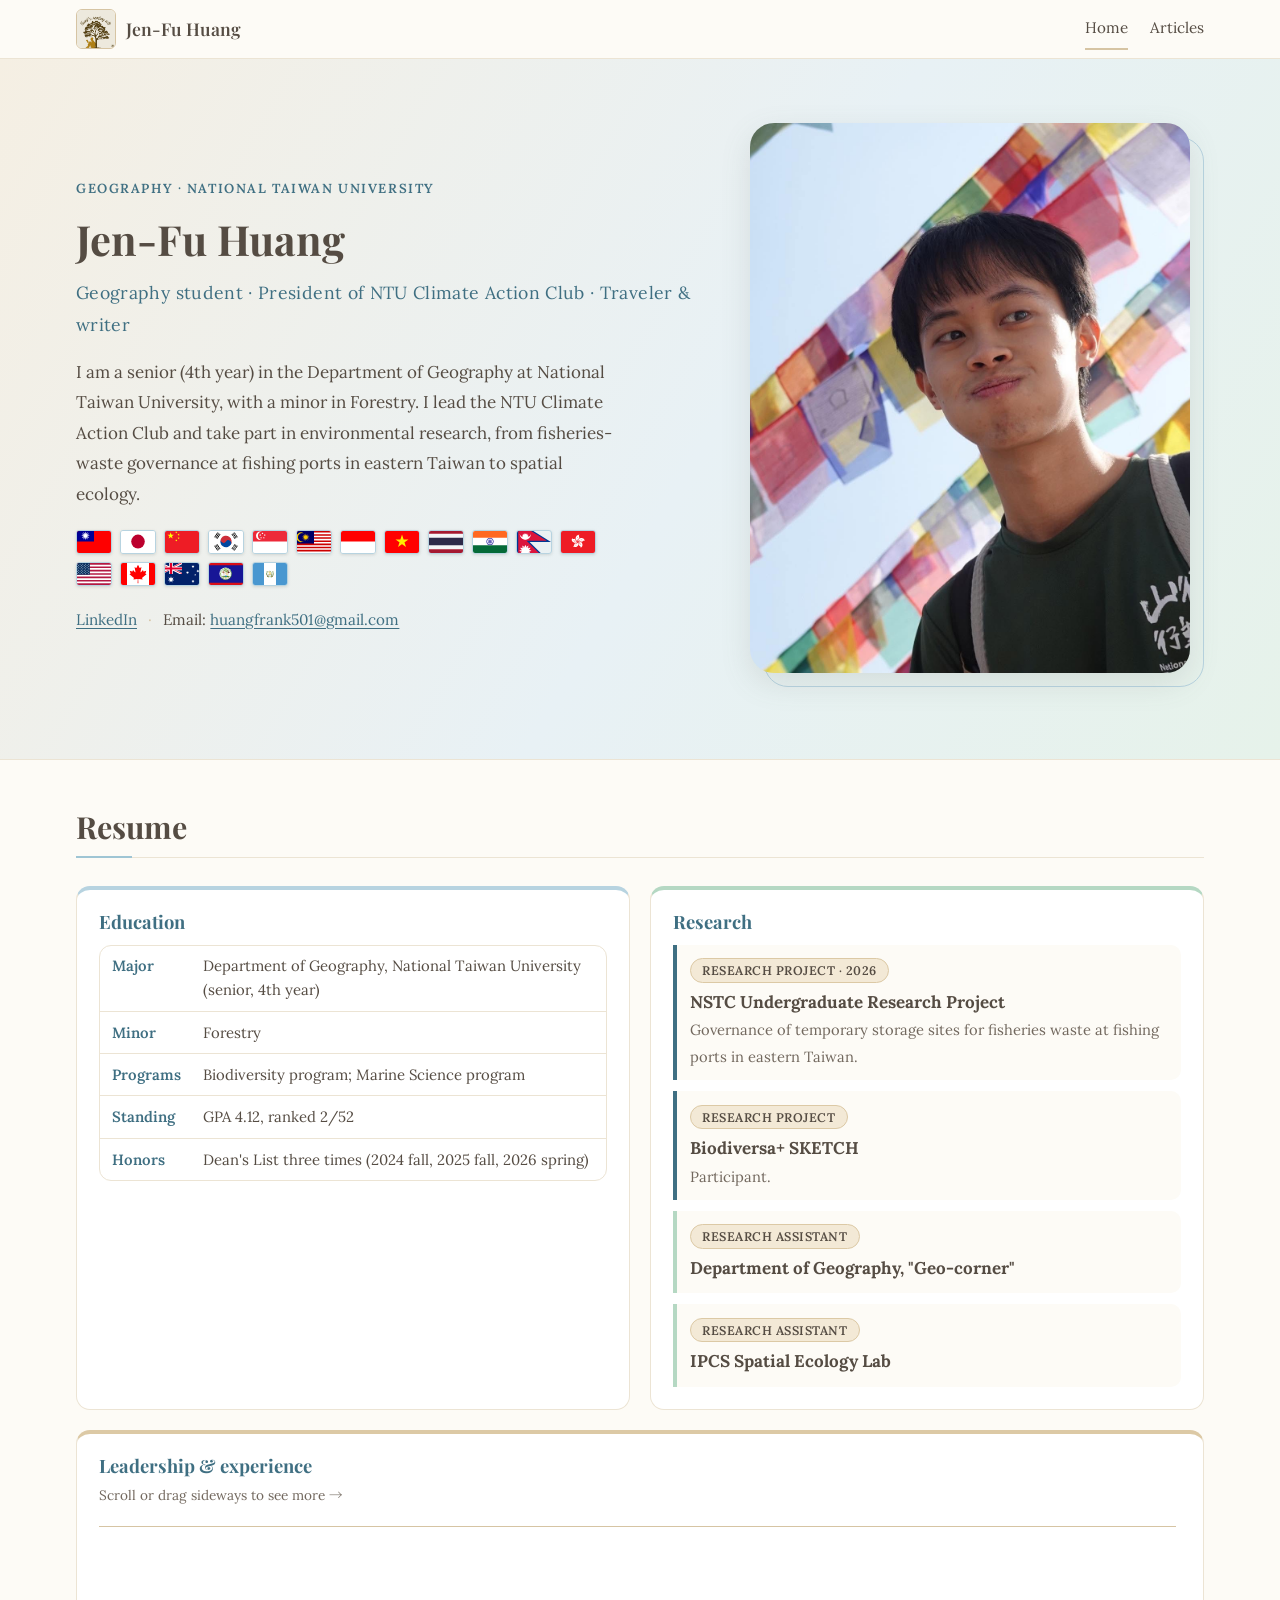
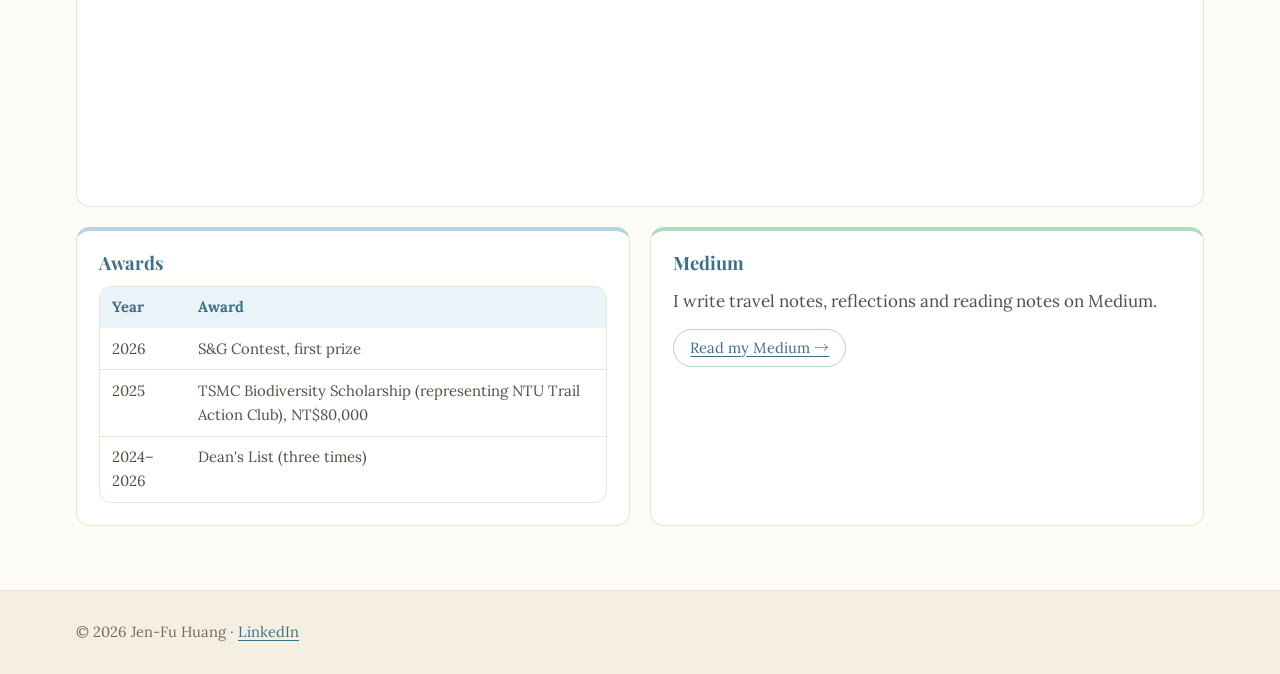
<file: src/index.html>
<!DOCTYPE html>
<html lang="en">
<head>
  <meta charset="UTF-8">
  <!-- Responsive design starts here: the page width follows the device width -->
  <meta name="viewport" content="width=device-width, initial-scale=1.0">
  <meta name="description" content="Personal website of Jen-Fu Huang, Geography student at National Taiwan University: resume, travel notes, academic &amp; experience, and reading notes.">
  <meta name="theme-color" content="#FDFBF6">
  <title>Jen-Fu Huang · Geography, National Taiwan University</title>
  <link rel="icon" href="img/brand/logo.png" type="image/png">

  <!-- Google Fonts: Playfair Display (headings), Lora (Latin text), Noto Serif TC (Chinese text) -->
  <link rel="preconnect" href="https://fonts.googleapis.com">
  <link rel="preconnect" href="https://fonts.gstatic.com" crossorigin>
  <link href="https://fonts.googleapis.com/css2?family=Lora:ital,wght@0,400;0,600;1,400&family=Noto+Serif+TC:wght@400;600;700&family=Playfair+Display:wght@600;700&display=swap" rel="stylesheet">

  <!-- EXTERNAL CSS demo: the main stylesheet lives in its own file -->
  <link rel="stylesheet" href="css/style.css">

  <!-- INTERNAL CSS demo: a <style> block inside <head>. It only affects this page,
       and it comes AFTER style.css, so it wins when both set the same thing. -->
  <style>
    /* Put a small dot between the hero links (LinkedIn · Email) */
    .hero__links li + li::before {
      content: "·";
      margin: 0 0.7rem;
      color: var(--tan);
    }
  </style>
</head>
<body>
  <a class="skip-link" href="#main">Skip to content</a>

  <!-- ===== Top bar (identical on every page) ===== -->
  <header class="site-header">
    <div class="site-header__inner">
      <a class="brand" href="index.html">
        <img class="brand__logo" src="img/brand/logo.png" alt="Jen-Fu Huang brand logo" width="40" height="40">
        <span>Jen-Fu Huang</span>
      </a>
      <nav class="site-nav" aria-label="Main">
        <ul>
          <li><a href="index.html" aria-current="page">Home</a></li>
          <li><a href="articles.html">Articles</a></li>
        </ul>
      </nav>
    </div>
  </header>

  <main id="main">

    <!-- ===== Hero: text on the left, portrait on the right ===== -->
    <div class="hero-band">
      <section class="hero" aria-labelledby="hero-title">
        <div class="hero__text">
          <p class="hero__eyebrow">Geography · National Taiwan University</p>
          <h1 class="hero__title" id="hero-title">Jen-Fu Huang</h1>

          <!-- INLINE CSS demo: the style="" attribute below styles only this one paragraph.
               Inline CSS has the highest priority (it beats internal and external CSS). -->
          <p class="hero__tagline" style="letter-spacing: 0.02em;">Geography student · President of NTU Climate Action Club · Traveler &amp; writer</p>

          <!-- Brief self-introduction (requirement 2). Only facts from my own notes. -->
          <p class="hero__intro">
            I am a senior (4th year) in the Department of Geography at National Taiwan University, with a minor in Forestry.
            I lead the NTU Climate Action Club and take part in environmental research, from fisheries-waste governance at fishing ports in eastern Taiwan to spatial ecology.
          </p>

          <!-- Countries I have visited, shown as flag images (emoji flags do not render on Windows) -->
          <ul class="flags" aria-label="Countries and regions I have visited">
            <li><img src="img/flags/tw.svg" alt="Taiwan" title="Taiwan" width="36" height="24"></li>
            <li><img src="img/flags/jp.svg" alt="Japan" title="Japan" width="36" height="24"></li>
            <li><img src="img/flags/cn.svg" alt="China" title="China" width="36" height="24"></li>
            <li><img src="img/flags/kr.svg" alt="South Korea" title="South Korea" width="36" height="24"></li>
            <li><img src="img/flags/sg.svg" alt="Singapore" title="Singapore" width="36" height="24"></li>
            <li><img src="img/flags/my.svg" alt="Malaysia" title="Malaysia" width="36" height="24"></li>
            <li><img src="img/flags/id.svg" alt="Indonesia" title="Indonesia" width="36" height="24"></li>
            <li><img src="img/flags/vn.svg" alt="Vietnam" title="Vietnam" width="36" height="24"></li>
            <li><img src="img/flags/th.svg" alt="Thailand" title="Thailand" width="36" height="24"></li>
            <li><img src="img/flags/in.svg" alt="India" title="India" width="36" height="24"></li>
            <li><img src="img/flags/np.svg" alt="Nepal" title="Nepal" width="36" height="24"></li>
            <li><img src="img/flags/hk.svg" alt="Hong Kong" title="Hong Kong" width="36" height="24"></li>
            <li><img src="img/flags/us.svg" alt="United States" title="United States" width="36" height="24"></li>
            <li><img src="img/flags/ca.svg" alt="Canada" title="Canada" width="36" height="24"></li>
            <li><img src="img/flags/au.svg" alt="Australia" title="Australia" width="36" height="24"></li>
            <li><img src="img/flags/bz.svg" alt="Belize" title="Belize" width="36" height="24"></li>
            <li><img src="img/flags/gt.svg" alt="Guatemala" title="Guatemala" width="36" height="24"></li>
          </ul>

          <ul class="hero__links">
            <li><a href="https://www.linkedin.com/in/jen-fu-huang-b87208310/" target="_blank" rel="noopener noreferrer">LinkedIn</a></li>
            <li>Email: <a href="mailto:huangfrank501@gmail.com">huangfrank501@gmail.com</a></li>
          </ul>
        </div>

        <!-- Portrait. No loading="lazy" here: it is the first thing people see. -->
        <figure class="hero__photo">
          <img src="img/profile/profile.jpg" alt="Portrait of Jen-Fu Huang" width="1365" height="1366" fetchpriority="high">
        </figure>
      </section>
    </div>

    <!-- ===== Resume: a grid of panels ===== -->
    <section class="resume" id="resume" aria-labelledby="resume-title">
      <h2 class="section-title" id="resume-title">Resume</h2>

      <div class="resume-grid">

        <!-- Education: TABLE (requirement 7) -->
        <div class="resume-block">
          <h3>Education</h3>
          <div class="table-wrap">
            <table>
              <caption class="sr-only">Education at National Taiwan University</caption>
              <tbody>
                <tr><th scope="row">Major</th><td>Department of Geography, National Taiwan University (senior, 4th year)</td></tr>
                <tr><th scope="row">Minor</th><td>Forestry</td></tr>
                <tr><th scope="row">Programs</th><td>Biodiversity program; Marine Science program</td></tr>
                <tr><th scope="row">Standing</th><td>GPA 4.12, ranked 2/52</td></tr>
                <tr><th scope="row">Honors</th><td>Dean's List three times (2024 fall, 2025 fall, 2026 spring)</td></tr>
              </tbody>
            </table>
          </div>
        </div>

        <!-- Research: ORDERED LIST <ol> (requirement 6) -->
        <div class="resume-block resume-block--mint">
          <h3>Research</h3>
          <ol class="research-list">
            <li>
              <span class="tag tag--project">Research project · 2026</span>
              <strong>NSTC Undergraduate Research Project</strong>
              <span class="research-list__desc">Governance of temporary storage sites for fisheries waste at fishing ports in eastern Taiwan.</span>
            </li>
            <li>
              <span class="tag tag--project">Research project</span>
              <strong>Biodiversa+ SKETCH</strong>
              <span class="research-list__desc">Participant.</span>
            </li>
            <li>
              <span class="tag tag--ra">Research assistant</span>
              <strong>Department of Geography, "Geo-corner"</strong>
            </li>
            <li>
              <span class="tag tag--ra">Research assistant</span>
              <strong>IPCS Spatial Ecology Lab</strong>
            </li>
          </ol>
        </div>

        <!-- Experience: a timeline that runs SIDEWAYS (scroll or drag it) -->
        <div class="resume-block resume-block--sand resume-block--wide">
          <h3>Leadership &amp; experience</h3>
          <p class="timeline-hint">Scroll or drag sideways to see more →</p>
          <!-- tabindex="0" lets keyboard users focus the box and scroll it with the arrow keys -->
          <div class="timeline-scroll" id="timeline-scroll" tabindex="0" role="region" aria-label="Leadership and experience timeline, scrolls sideways">
            <ul class="timeline">
              <li>
                <span class="timeline__when">2026–27</span>
                <strong>President, NTU Climate Action Club</strong>
                <br>Previously Activities Director.
                <details>
                  <summary>Club programs</summary>
                  <ul>
                    <li>Climate Professional Series (氣候職人誌)</li>
                    <li>Cups Log Out Program (杯杯登出計畫, Campus Circular Cup Initiative) </li>
                    <li>Beach cleanups</li>
                    <li>Sustainability-night talks</li>
                    <li>Sustainable-eating community</li>
                    <li>Collaboration with the University of Hong Kong and Muffles' College (Belize), 陽明交通大學(NYCU), 東華大學(NTHU) </li>
                  </ul>
                </details>
              </li>
              <li>
                <span class="timeline__when">2026</span>
                <strong>MOFA Taiwanese Path Finder Flagship Program, "環保行動家"</strong>
                <br>One-month internship at Orange Walk Town Council, Belize: environmental education, solid-waste management, and cultural exchange
              </li>
              <li>
                <span class="timeline__when">2026 fall</span>
                <strong>Student Representative, College of Science</strong>
              </li>
              <li>
                <span class="timeline__when">2025</span>
                <strong>Ocean Affairs Council Indonesia Marine-Debris Youth Delegation</strong>
                <br>Youth representative; Think Bank exchanges in Jakarta.
              </li>
              <li>
                <span class="timeline__when">2024-2025</span>
                <strong>NTU Trail Action Club</strong>: vice president and teaching assistant
                <br><strong>Geography Student Association</strong>: academic director
              </li>
            </ul>
          </div>
        </div>

        <!-- Awards: small TABLE -->
        <div class="resume-block">
          <h3>Awards</h3>
          <div class="table-wrap">
            <table>
              <caption class="sr-only">Awards and scholarships</caption>
              <thead>
                <tr><th scope="col">Year</th><th scope="col">Award</th></tr>
              </thead>
              <tbody>
                <tr><td>2026</td><td>S&amp;G Contest, first prize</td></tr>
                <tr><td>2025</td><td>TSMC Biodiversity Scholarship (representing NTU Trail Action Club), NT$80,000 </td></tr>
                <tr><td>2024–2026</td><td>Dean's List (three times)</td></tr>
              </tbody>
            </table>
          </div>
        </div>

        <div class="resume-block resume-block--mint">
          <h3>Medium</h3>
          <p class="blog-block__text">I write travel notes, reflections and reading notes on Medium.</p>
          <a class="blog-block__link" href="https://medium.com/@frankhuang_20950" target="_blank" rel="noopener noreferrer">Read my Medium →</a>
        </div>

      </div>
    </section>
  </main>

  <!-- ===== Footer ===== -->
  <footer class="site-footer">
    <div class="site-footer__inner">
      <p>© 2026 Jen-Fu Huang · <a href="https://www.linkedin.com/in/jen-fu-huang-b87208310/" target="_blank" rel="noopener noreferrer">LinkedIn</a></p>
    </div>
  </footer>

  <script src="js/timeline.js"></script>
</body>
</html>
</file>
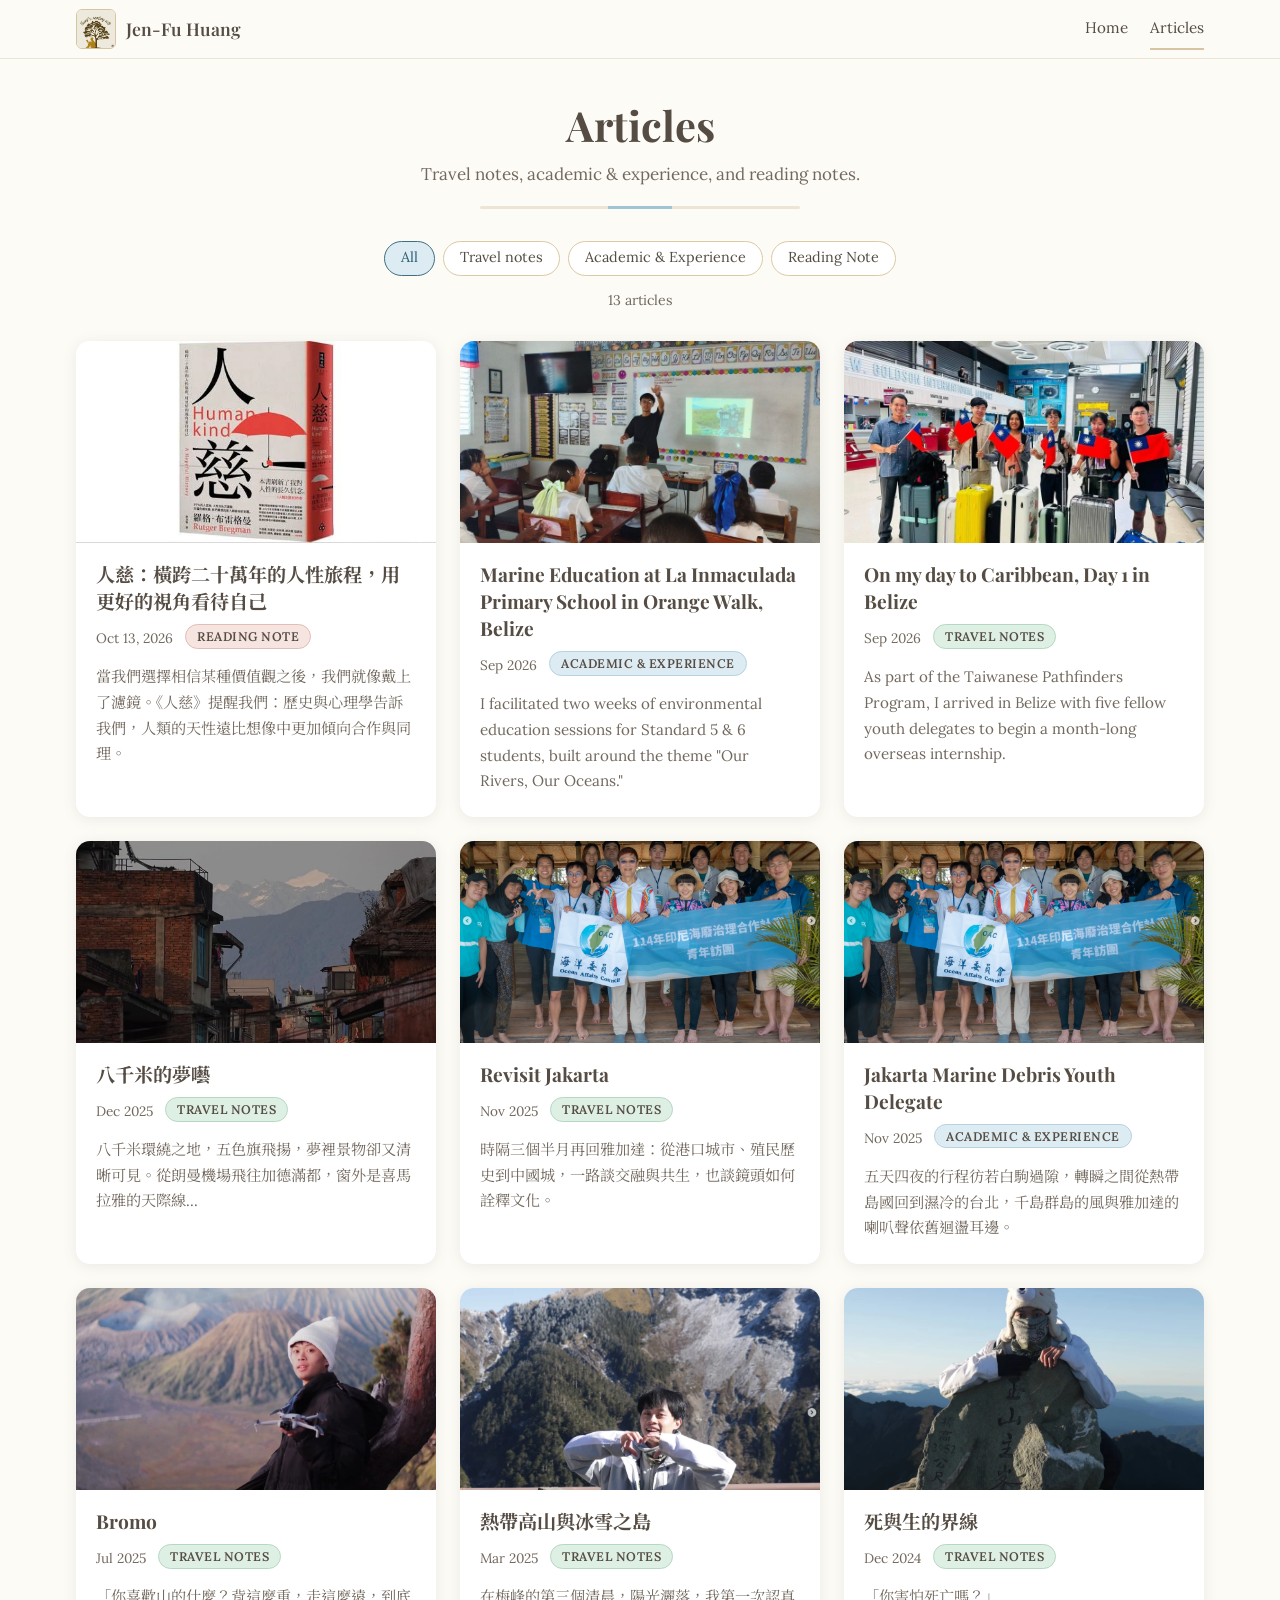
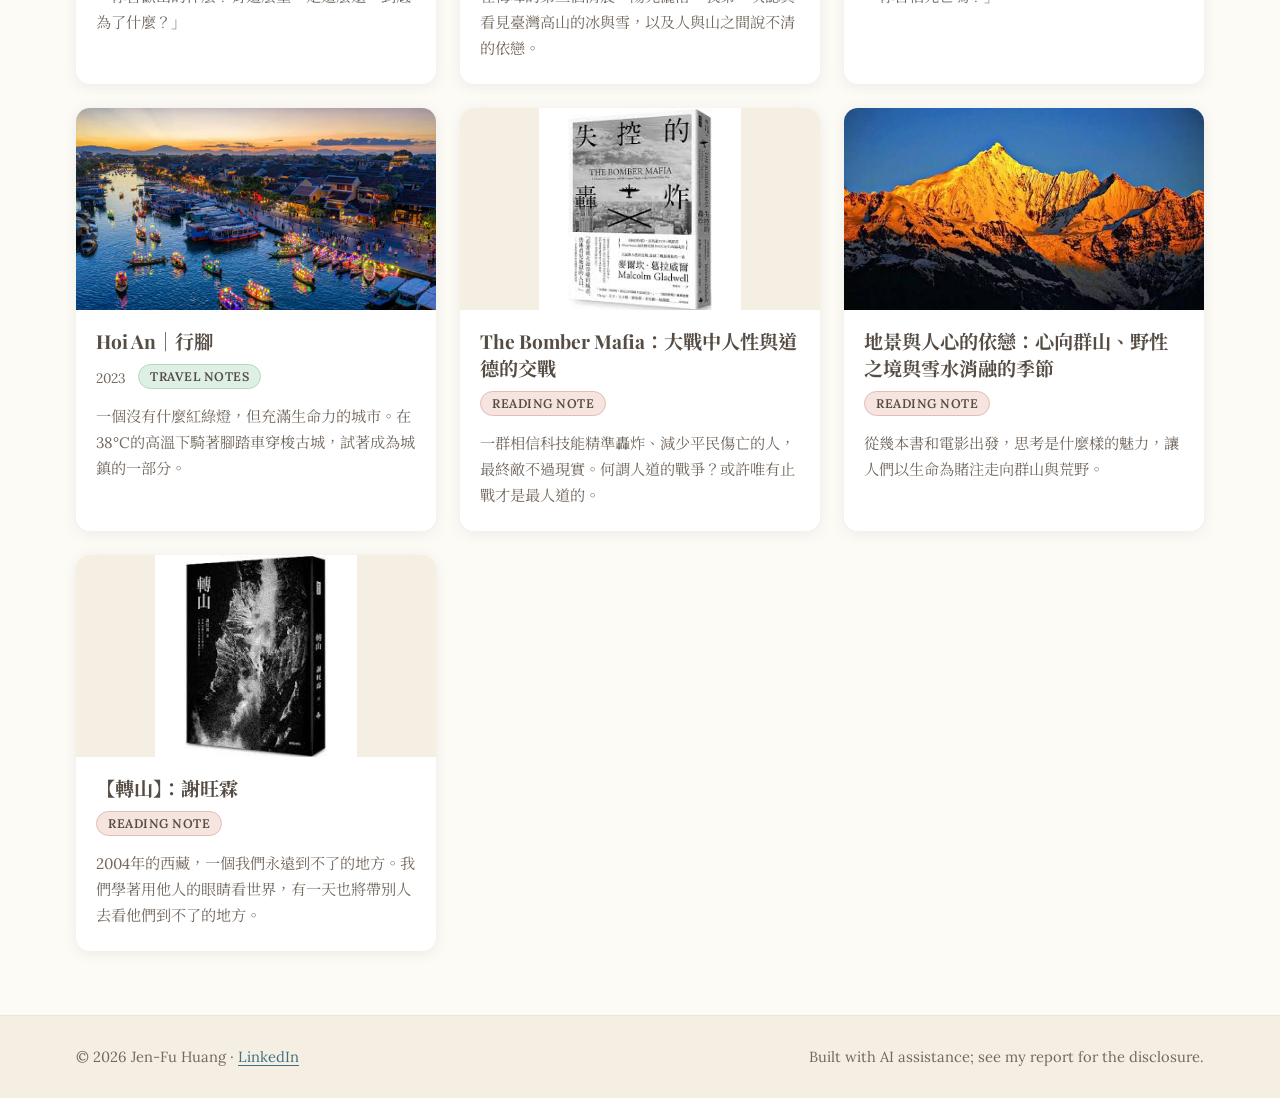
<file: src/articles.html>
<!DOCTYPE html>
<html lang="en">
<head>
  <meta charset="UTF-8">
  <meta name="viewport" content="width=device-width, initial-scale=1.0">
  <meta name="description" content="Travel notes, academic &amp; experience, and reading notes by Jen-Fu Huang.">
  <meta name="theme-color" content="#FDFBF6">
  <title>Articles · Jen-Fu Huang</title>
  <link rel="icon" href="img/brand/logo.png" type="image/png">

  <link rel="preconnect" href="https://fonts.googleapis.com">
  <link rel="preconnect" href="https://fonts.gstatic.com" crossorigin>
  <link href="https://fonts.googleapis.com/css2?family=Lora:ital,wght@0,400;0,600;1,400&family=Noto+Serif+TC:wght@400;600;700&family=Playfair+Display:wght@600;700&display=swap" rel="stylesheet">

  <!-- EXTERNAL CSS (same stylesheet as every other page) -->
  <link rel="stylesheet" href="css/style.css">
</head>
<body>
  <a class="skip-link" href="#main">Skip to content</a>

  <!-- ===== Top bar (identical on every page) ===== -->
  <header class="site-header">
    <div class="site-header__inner">
      <a class="brand" href="index.html">
        <img class="brand__logo" src="img/brand/logo.png" alt="Jen-Fu Huang brand logo" width="40" height="40">
        <span>Jen-Fu Huang</span>
      </a>
      <nav class="site-nav" aria-label="Main">
        <ul>
          <li><a href="index.html">Home</a></li>
          <li><a href="articles.html" aria-current="page">Articles</a></li>
        </ul>
      </nav>
    </div>
  </header>

  <main id="main" class="page">
    <div class="page-head">
      <h1>Articles</h1>
      <p>Travel notes, academic &amp; experience, and reading notes.</p>
      <div class="page-head__rule" aria-hidden="true"></div>
    </div>

    <!-- Category chips: js/articles.js reads data-category and filters the blocks -->
    <ul class="chips" aria-label="Filter articles by category">
      <li><button type="button" class="chip" data-category="All" aria-pressed="true">All</button></li>
      <li><button type="button" class="chip" data-category="Travel notes" aria-pressed="false">Travel notes</button></li>
      <li><button type="button" class="chip" data-category="Academic &amp; Experience" aria-pressed="false">Academic &amp; Experience</button></li>
      <li><button type="button" class="chip" data-category="Reading Note" aria-pressed="false">Reading Note</button></li>
    </ul>
    <p class="articles__status" id="articles-status" aria-live="polite">Loading articles…</p>

    <!-- The blocks are built by js/articles.js: 1 per row on phones, 2 on tablets, 3 on desktop -->
    <ul class="card-list" id="article-list"></ul>
    <noscript><p class="state-box">Articles need JavaScript. Please turn it on to see the list.</p></noscript>
  </main>

  <footer class="site-footer">
    <div class="site-footer__inner">
      <p>© 2026 Jen-Fu Huang · <a href="https://www.linkedin.com/in/jen-fu-huang-b87208310/" target="_blank" rel="noopener noreferrer">LinkedIn</a></p>
      <p>Built with AI assistance; see my report for the disclosure.</p>
    </div>
  </footer>

  <script src="js/articles.js"></script>
</body>
</html>
</file>
<file: src/css/style.css>
/* EXTERNAL CSS
   This is the external stylesheet (css/style.css). Every page loads it with
   <link rel="stylesheet" href="css/style.css">.
   It is written "mobile-first": the base rules are for phones, and the
   @media (min-width: ...) blocks add changes for bigger screens.

   Palette: light cream / beige as the base, with soft light-blue and light-green
   accents. No dark backgrounds. (Text stays a soft grey-brown so it is readable.)
   ========================================================================= */


/* ---------- 1. Design tokens (CSS variables) ---------- */
:root {
  --bg: #FDFBF6;          /* page background (light cream) */
  --bg-alt: #F5EFE3;      /* beige band background */
  --card: #FFFFFF;        /* cards and panels */
  --text: #554C43;        /* main text: soft grey-brown */
  --muted-text: #72685E;  /* small / secondary text */
  --accent: #3F6F82;      /* links: soft slate-blue (still readable on light colours) */
  --accent-dark: #2F6075; /* link hover */
  --tan: #D6C4A3;         /* thin lines, active nav underline */
  --line: #ECE4D4;        /* borders */
  --gold: #E3B24F;        /* focus ring */

  /* Soft pastel fills: light blue, light green, sand */
  --sky: #DDEBF2;
  --sky-line: #B7D3E0;
  --mint: #DEEFE4;
  --mint-line: #B5D8C3;
  --sand: #F3E9D6;
  --sand-line: #DCC9A5;

  --font-body: "Lora", "Noto Serif TC", "Songti TC", "PMingLiU", Georgia, "Times New Roman", serif;
  --font-head: "Playfair Display", "Noto Serif TC", "Songti TC", "PMingLiU", Georgia, "Times New Roman", serif;

  --page-width: 1160px;   /* widest content area */
  --read-width: 760px;    /* comfortable reading width */
  --radius-card: 14px;
  --radius-photo: 24px;
  --shadow-soft: 0 10px 30px rgba(100, 105, 100, 0.15);
}


/* ---------- 2. Base / reset ---------- */
*, *::before, *::after { box-sizing: border-box; }

html {
  scroll-behavior: smooth;
  scroll-padding-top: 110px;           /* keeps anchors below the sticky bar */
  -webkit-text-size-adjust: 100%;
  -webkit-tap-highlight-color: rgba(183, 211, 224, 0.4);
}

body {
  margin: 0;
  background: var(--bg);
  color: var(--text);
  font-family: var(--font-body);
  font-size: 1.0625rem;
  line-height: 1.8;
}

img { display: block; max-width: 100%; height: auto; }

h1, h2, h3, h4 {
  font-family: var(--font-head);
  line-height: 1.25;
  font-weight: 700;
  margin: 0 0 0.6em;
}

p { margin: 0 0 1em; }

/* Links. :where() keeps these rules "weak" so any class rule below can override them
   (otherwise a:visited would beat the class rules). */
:where(a) { color: var(--accent); text-underline-offset: 3px; }
:where(a:visited) { color: var(--accent); }
:where(a:hover) { color: var(--accent-dark); }

/* Text selection: light blue */
::selection { background: #D3E6EE; color: var(--text); }

/* Visible keyboard focus: gold ring (+ a thin slate-blue inner line so it is easy to see) */
:focus-visible {
  outline: 3px solid var(--gold);
  outline-offset: 2px;
  box-shadow: 0 0 0 2px var(--accent);
}

:root { accent-color: var(--accent); }

/* Skip link: hidden until a keyboard user presses Tab */
.skip-link {
  position: absolute;
  left: 0.75rem;
  top: -4rem;
  z-index: 1000;
  padding: 0.5rem 1rem;
  background: var(--card);
  border: 1px solid var(--tan);
  border-radius: 8px;
}
.skip-link:focus { top: 0.75rem; }

/* Text for screen readers only */
.sr-only {
  position: absolute;
  width: 1px; height: 1px;
  margin: -1px; padding: 0;
  overflow: hidden;
  clip: rect(0 0 0 0);
  white-space: nowrap;
  border: 0;
}

/* Visible reminder for text I still have to write: [CHECK: ...] / [YOUR TEXT: ...] */
.placeholder {
  background: #FBF0CF;
  color: #6E5A2E;
  border-bottom: 1px dashed #C9A24A;
  border-radius: 3px;
  padding: 0 0.25em;
  font-size: 0.92em;
}


/* ---------- 3. Top bar (same on every page) ---------- */
.site-header {
  position: sticky;
  top: 0;
  z-index: 100;
  background: rgba(253, 251, 246, 0.94);
  backdrop-filter: blur(8px);
  border-bottom: 1px solid var(--line);
}

.site-header__inner {
  max-width: var(--page-width);
  margin: 0 auto;
  padding: 0.5rem 1rem;
  display: flex;
  align-items: center;
  justify-content: space-between;
  gap: 1rem;
}

.brand {
  display: flex;
  align-items: center;
  gap: 0.65rem;
  color: var(--text);
  font-family: var(--font-head);
  font-weight: 600;
  font-size: 1.1rem;
  text-decoration: none;
}
.brand:visited { color: var(--text); }
.brand__logo {
  height: 32px;                    /* phones: 32px tall; the width follows the image shape */
  width: auto;
  border-radius: 6px;
  border: 1px solid var(--tan);
}

.site-nav ul {
  display: flex;
  gap: 1.4rem;
  margin: 0;
  padding: 0;
  list-style: none;
}
.site-nav a {
  display: inline-block;
  padding: 0.4rem 0;
  color: var(--text);
  font-size: 0.95rem;
  text-decoration: none;
  border-bottom: 2px solid transparent;
}
.site-nav a:visited { color: var(--text); }
.site-nav a:hover,
.site-nav a[aria-current] { border-bottom-color: var(--tan); }   /* tan underline = current page */


/* ---------- 4. HOME: hero ---------- */
.hero-band {
  background: linear-gradient(120deg, #F5EFE3 0%, #E8F1F5 55%, #E6F2EA 100%);
  border-bottom: 1px solid var(--line);
}
.hero {
  max-width: var(--page-width);
  margin: 0 auto;
  padding: 2.5rem 1rem 3rem;
  display: grid;                   /* phones: one column (text first, photo second) */
  gap: 2.5rem;
  align-items: center;
}

.hero__eyebrow {
  margin: 0 0 0.75rem;
  color: var(--accent);
  font-size: 0.82rem;
  font-weight: 600;
  letter-spacing: 0.12em;
  text-transform: uppercase;
}
.hero__title {
  font-size: clamp(1.9rem, 5vw, 2.6rem);
  margin-bottom: 0.3em;
}
.hero__tagline {
  font-size: 1.1rem;
  color: var(--accent);
  margin-bottom: 1rem;
}
.hero__intro { max-width: 34rem; }

.hero__links {
  display: flex;
  flex-wrap: wrap;
  margin: 1.25rem 0 0;
  padding: 0;
  list-style: none;
  font-size: 0.95rem;
}

/* Flags of the places I have visited */
.flags {
  display: flex;
  flex-wrap: wrap;
  gap: 0.5rem;
  max-width: 34rem;
  margin: 1.25rem 0 0;
  padding: 0;
  list-style: none;
}
.flags li { margin: 0; line-height: 0; }
.flags img {
  display: block;
  width: 36px;
  height: 24px;
  object-fit: cover;
  border: 1px solid var(--sky-line);
  border-radius: 3px;
  box-shadow: 0 1px 3px rgba(100, 105, 100, 0.2);
}

/* Portrait: large rounded frame, soft shadow, thin light-blue outline offset behind it */
.hero__photo {
  position: relative;
  isolation: isolate;
  margin: 0 14px 14px 0;           /* room for the offset outline, so nothing overflows */
  max-width: 440px;
}
.hero__photo::before {
  content: "";
  position: absolute;
  inset: 14px -14px -14px 14px;
  z-index: -1;
  border: 1.5px solid var(--sky-line);
  border-radius: var(--radius-photo);
}
.hero__photo img {
  width: 100%;
  aspect-ratio: 4 / 5;
  object-fit: cover;
  border-radius: var(--radius-photo);
  box-shadow: var(--shadow-soft);
  background: var(--bg-alt);
}


/* ---------- 5. HOME: resume ---------- */
.resume {
  max-width: var(--page-width);
  margin: 0 auto;
  padding: 3rem 1rem 4rem;
}

.section-title {
  position: relative;
  margin-bottom: 1.75rem;
  padding-bottom: 0.7rem;
  font-size: 1.9rem;
  border-bottom: 1px solid var(--line);
}
.section-title::after {            /* short light-blue rule under the heading */
  content: "";
  position: absolute;
  left: 0;
  bottom: -1px;
  width: 56px;
  border-bottom: 2px solid #9FC5D4;
}

/* The resume is a grid of panels: 1 column on phones, 2 columns on tablets and up */
.resume-grid { display: grid; gap: 1.25rem; }

.resume-block {
  min-width: 0;                    /* lets wide content (tables, timeline) scroll inside the panel */
  padding: 1.25rem 1.4rem 1.4rem;
  background: var(--card);
  border: 1px solid var(--line);
  border-top: 4px solid var(--sky-line);
  border-radius: var(--radius-card);
}
.resume-block--mint { border-top-color: var(--mint-line); }
.resume-block--sand { border-top-color: var(--sand-line); }
.resume-block h3 {
  margin-bottom: 0.7rem;
  color: var(--accent);
  font-size: 1.15rem;
}
.resume-block > ol { margin: 0; padding-left: 1.3rem; }
.resume-block li { margin-bottom: 0.5rem; }
.resume-block li::marker { color: var(--accent); }

/* Tables (education, awards, and tables inside articles) */
.table-wrap {
  overflow-x: auto;
  background: var(--card);
  border: 1px solid var(--line);
  border-radius: 12px;
}
table {
  width: 100%;
  border-collapse: collapse;
  font-size: 0.93rem;
  line-height: 1.6;
}
th, td {
  padding: 0.55rem 0.7rem;
  text-align: left;
  vertical-align: top;
  border-bottom: 1px solid var(--line);
}
tr:last-child > th,
tr:last-child > td { border-bottom: 0; }
thead th { background: #EAF3F7; color: var(--accent); }
tbody th { color: var(--accent); font-weight: 600; white-space: nowrap; }

/* Timeline: runs sideways. The box scrolls left/right (mouse drag, touch, trackpad, arrow keys). */
.timeline-hint {
  margin: -0.3rem 0 0.4rem;
  color: var(--muted-text);
  font-size: 0.85rem;
}
.timeline-scroll {
  overflow-x: auto;
  padding: 0.25rem 0.25rem 1rem;
  cursor: grab;
  scroll-snap-type: x proximity;
  scrollbar-width: thin;
  scrollbar-color: var(--sky-line) var(--bg-alt);
}
.timeline-scroll.is-dragging {
  cursor: grabbing;
  scroll-snap-type: none;
  user-select: none;
}
.timeline {
  position: relative;
  display: flex;
  gap: 1rem;
  width: max-content;              /* as wide as all the items together */
  margin: 0;
  padding: 1.5rem 0 0;
  list-style: none;
}
.timeline::before {                /* the thin horizontal line */
  content: "";
  position: absolute;
  left: 0;
  right: 0;
  top: 0.5rem;
  border-top: 1px solid var(--tan);
}
.timeline > li {
  position: relative;
  flex: 0 0 270px;
  margin: 0;
  padding: 0.9rem 1rem 1rem;
  border-radius: var(--radius-card);
  background: var(--sky);
  font-size: 0.93rem;
  line-height: 1.65;
  scroll-snap-align: start;
}
.timeline > li:nth-child(3n + 2) { background: var(--mint); }
.timeline > li:nth-child(3n + 3) { background: var(--sand); }
.timeline > li::before {           /* small dot sitting on the line */
  content: "";
  position: absolute;
  left: 1rem;
  top: calc(-1rem - 5.5px);
  width: 11px;
  height: 11px;
  border-radius: 50%;
  background: #7FB0C4;
  border: 2px solid var(--card);
}
.timeline > li:nth-child(3n + 2)::before { background: #86C3A0; }
.timeline > li:nth-child(3n + 3)::before { background: #D9B877; }
.timeline__when {
  display: block;
  margin-bottom: 0.2rem;
  color: var(--muted-text);
  font-size: 0.78rem;
  letter-spacing: 0.06em;
  text-transform: uppercase;
}
.timeline details { margin-top: 0.4rem; }
.timeline summary { cursor: pointer; color: var(--accent); }
.timeline details ul { margin: 0.4rem 0 0; padding-left: 1.2rem; }
.timeline details li { margin-bottom: 0.2rem; }

/* Research list: each entry gets a coloured type tag and a left accent bar */
.resume-block > .research-list {
  padding-left: 0;
  list-style: none;
}
.research-list li {
  margin-bottom: 0.7rem;
  padding: 0.6rem 0.8rem;
  background: var(--bg);
  border-left: 4px solid var(--mint-line);
  border-radius: 0 10px 10px 0;
}
.research-list li:last-child { margin-bottom: 0; }
.research-list li:has(.tag--project) { border-left-color: var(--accent); }
.research-list strong { display: block; color: var(--text); }
.research-list__desc { display: block; font-size: 0.92rem; color: var(--muted-text); }
.tag {
  display: inline-block;
  margin-bottom: 0.25rem;
  padding: 0.05rem 0.6rem;
  border-radius: 999px;
  font-size: 0.72rem;
  font-weight: 600;
  letter-spacing: 0.06em;
  text-transform: uppercase;
}
.tag--project { background: #EAF3F7; color: var(--accent-dark); border: 1px solid var(--sky-line); }
.tag--ra { background: var(--sand); color: #6B5A38; border: 1px solid var(--sand-line); }

/* Medium block: one sentence and a link out to my Medium profile */
.blog-block__text { margin: 0 0 0.8rem; }
.blog-block__link {
  display: inline-block;
  padding: 0.3rem 1rem;
  background: var(--card);
  border: 1px solid var(--mint-line);
  border-radius: 999px;
  font-size: 0.92rem;
}
.blog-block__link:hover { background: var(--sky); border-color: var(--sky-line); }


/* ---------- 6. ARTICLES page: filter chips + block grid ---------- */
.page {
  max-width: var(--page-width);
  margin: 0 auto;
  padding: 2.5rem 1rem 4rem;
}
/* Centered page title, subtitle, and a short rule: light grey line with a light-blue middle part */
.page-head {
  margin-bottom: 2rem;
  text-align: center;
}
.page-head h1 { margin: 0 0 0.5rem; font-size: clamp(1.9rem, 6vw, 2.6rem); }
.page-head p { margin: 0 0 1rem; color: var(--muted-text); }
.page-head__rule {
  width: min(320px, 70%);
  height: 3px;
  margin: 0 auto;
  background: linear-gradient(90deg, var(--line) 0 40%, #9FC5D4 40% 60%, var(--line) 60% 100%);
  border-radius: 2px;
}

/* Category chips (filter buttons) */
.chips {
  display: flex;
  flex-wrap: wrap;
  justify-content: center;
  gap: 0.5rem;
  margin: 0 0 0.75rem;
  padding: 0;
  list-style: none;
}
.chip {
  padding: 0.35rem 1rem;
  border: 1px solid var(--sand-line);
  border-radius: 999px;
  background: var(--card);
  color: var(--text);
  font: inherit;
  font-size: 0.9rem;
  line-height: 1.5;
  cursor: pointer;
}
.chip:hover { background: var(--sky); border-color: var(--sky-line); }
.chip[aria-pressed="true"] { background: var(--sky); border-color: var(--accent); color: #2F6075; }

.articles__status {
  margin: 0 0 1.75rem;
  color: var(--muted-text);
  font-size: 0.88rem;
  text-align: center;
}

/* The grid of article blocks: 1 per row on phones, 2 on tablets, 3 on desktop */
.card-list {
  display: grid;
  gap: 1.5rem;
  margin: 0;
  padding: 0;
  list-style: none;
}

/* One article block: cover on top, then title, #hashtags, date + category, summary.
   The whole block is one link. White block, no border, soft shadow. */
.card,
.card:visited {
  display: flex;
  flex-direction: column;
  height: 100%;
  overflow: hidden;
  background: var(--card);
  border-radius: var(--radius-card);
  box-shadow: 0 2px 14px rgba(100, 105, 100, 0.12);
  color: var(--text);
  text-decoration: none;
  transition: box-shadow 0.2s, transform 0.2s;
}
.card:hover {
  box-shadow: var(--shadow-soft);
  transform: translateY(-3px);
  color: var(--text);
}
.card__thumb {
  width: 100%;
  aspect-ratio: 16 / 9;
  object-fit: cover;
  background: var(--bg-alt);
}
.card__body {
  display: flex;
  flex-direction: column;
  flex: 1;
  padding: 1.1rem 1.25rem 1.4rem;
}
.card__title {
  margin: 0 0 0.6rem;
  font-size: 1.2rem;
  line-height: 1.4;
}

/* #hashtags: small light-blue pills */
.card__tags {
  display: flex;
  flex-wrap: wrap;
  gap: 0.35rem 0.45rem;
  margin: 0 0 0.7rem;
  padding: 0;
  list-style: none;
}
.card__tags li {
  margin: 0;
  padding: 0 0.6rem;
  background: #EAF3F7;
  border-radius: 6px;
  color: var(--accent);
  font-size: 0.82rem;
  line-height: 1.7;
}

/* Date + category badge */
.card__meta {
  display: flex;
  flex-wrap: wrap;
  align-items: center;
  gap: 0.2rem 0.75rem;
  margin-bottom: 0.7rem;
  color: var(--muted-text);
  font-size: 0.85rem;
}
.tag {
  padding: 0 0.7rem;
  background: var(--sand);
  border: 1px solid var(--sand-line);
  border-radius: 999px;
  color: var(--text);
  font-size: 0.78rem;
  letter-spacing: 0.04em;
}
/* Each category gets its own soft colour */
.tag[data-category="Travel notes"] { background: var(--mint); border-color: var(--mint-line); }
.tag[data-category="Academic & Experience"] { background: var(--sky); border-color: var(--sky-line); }
.tag[data-category="Reading Note"] { background: #F6E4E0; border-color: #E3BDB5; }

.card__summary {
  display: -webkit-box;            /* cut the summary after 4 lines */
  -webkit-line-clamp: 4;
  line-clamp: 4;
  -webkit-box-orient: vertical;
  overflow: hidden;
  margin: 0;
  color: var(--muted-text);
  font-size: 0.95rem;
  line-height: 1.7;
}

/* Message boxes: errors, empty states, "not found" */
.state-box {
  padding: 1.5rem;
  background: var(--card);
  border: 1px dashed var(--tan);
  border-radius: var(--radius-card);
  color: var(--muted-text);
  text-align: center;
}


/* ---------- 7. Footer ---------- */
.site-footer {
  background: var(--bg-alt);
  border-top: 1px solid var(--line);
  color: var(--muted-text);
  font-size: 0.92rem;
}
.site-footer__inner {
  max-width: var(--page-width);
  margin: 0 auto;
  padding: 1.75rem 1rem;
  display: grid;
  gap: 0.4rem;
}
.site-footer p { margin: 0; }


/* ---------- 8. ARTICLE reader ---------- */
.reader-head {
  max-width: var(--read-width);
  margin: 0 auto;
  padding: 2.5rem 1rem 0;
}
/* Title block with a thin tan vertical line on its left */
.title-block {
  padding: 0.2rem 0 0.2rem 1.25rem;
  border-left: 3px solid var(--tan);
}
.title-block__meta {
  margin: 0 0 0.5rem;
  color: var(--muted-text);
  font-size: 0.88rem;
  letter-spacing: 0.04em;
}
.title-block h1 {
  margin: 0;
  font-size: clamp(1.9rem, 6vw, 2.9rem);
}
.title-block__subtitle {
  margin: 0.6rem 0 0;
  color: var(--muted-text);
  font-size: 1.15rem;
  font-style: italic;
}

/* ONE wide cover image */
.cover {
  max-width: 960px;
  margin: 1.75rem auto 2.5rem;
  padding: 0 1rem;
}
.cover img {
  width: 100%;
  aspect-ratio: 16 / 9;
  object-fit: cover;
  border-radius: var(--radius-card);
  box-shadow: var(--shadow-soft);
  background: var(--bg-alt);
}
.card__thumb.is-contain,
.cover img.is-contain {
  object-fit: contain;
}
.cover figcaption {
  margin-top: 0.6rem;
  color: var(--muted-text);
  font-size: 0.9rem;
  font-style: italic;
  text-align: center;
}

/* Article body (rendered from Markdown) */
.prose {
  max-width: var(--read-width);
  margin: 0 auto;
  padding: 0 1rem;
}
.prose h2 { margin-top: 2.2em; font-size: 1.6rem; }
.prose h3 { margin-top: 1.8em; font-size: 1.3rem; }
.prose ul, .prose ol { padding-left: 1.5rem; margin: 0 0 1em; }
.prose li { margin-bottom: 0.35em; }
.prose li::marker { color: var(--accent); }
.prose img {
  margin: 1.75rem auto 0.4rem;
  border-radius: 10px;
}
/* Caption = the *italic* line written right after an image in the Markdown */
.prose img + em {
  display: block;
  margin-bottom: 1.75rem;
  color: var(--muted-text);
  font-size: 0.9rem;
  text-align: center;
}
.prose blockquote {
  margin: 1.5em 0;
  padding: 0.2em 0 0.2em 1.2rem;
  border-left: 3px solid var(--tan);
  color: var(--muted-text);
  font-style: italic;
}
.prose blockquote p:last-child { margin-bottom: 0; }
.prose hr { margin: 2.5rem 0; border: 0; border-top: 1px solid var(--tan); }
.prose code {
  padding: 0.1em 0.35em;
  background: var(--bg-alt);
  border-radius: 4px;
  font-family: ui-monospace, Menlo, Consolas, monospace;
  font-size: 0.88em;
}
.prose .table-wrap { margin: 1.5em 0; }

.article-end {
  max-width: var(--read-width);
  margin: 2.5rem auto 4rem;
  padding: 1.75rem 1rem 0;
  border-top: 1px solid var(--line);
}
.tag-list {
  display: flex;
  flex-wrap: wrap;
  gap: 0.5rem;
  margin: 0 0 1.75rem;
  padding: 0;
  list-style: none;
}
.pager { display: grid; gap: 0.75rem; }
.pager a,
.pager a:visited {
  display: block;
  padding: 0.9rem 1.1rem;
  background: var(--card);
  border: 1px solid var(--line);
  border-radius: var(--radius-card);
  color: var(--text);
  text-decoration: none;
}
.pager a:hover { border-color: var(--sky-line); box-shadow: var(--shadow-soft); }
.pager__label {
  display: block;
  color: var(--accent);
  font-size: 0.8rem;
  letter-spacing: 0.08em;
  text-transform: uppercase;
}
.pager__title { font-family: var(--font-head); font-weight: 600; }
.back-link { display: inline-block; margin-top: 1.5rem; }


/* ---------- 9. Responsive: bigger screens ---------- */

/* @media (min-width: 640px) = small tablets and up */
@media (min-width: 640px) {
  .brand__logo { height: 40px; }                  /* desktop logo size */

  .card-list { grid-template-columns: repeat(2, 1fr); }   /* 2 blocks per row */

  .pager { grid-template-columns: 1fr 1fr; }
  .pager__next { text-align: right; grid-column: 2; }
}

/* @media (min-width: 768px) = tablets: hero becomes text left + photo right, resume has 2 columns */
@media (min-width: 768px) {
  .hero {
    grid-template-columns: 1.15fr 0.85fr;
    gap: 3.5rem;
    padding-top: 4rem;
    padding-bottom: 4.5rem;
  }
  .hero__photo { justify-self: end; width: 100%; }

  .resume-grid { grid-template-columns: repeat(2, 1fr); }
  .resume-block--wide { grid-column: 1 / -1; }    /* the timeline uses the full width */
}

/* @media (min-width: 1024px) = desktop: article blocks, THREE per row */
@media (min-width: 1024px) {
  .card-list { grid-template-columns: repeat(3, 1fr); }
  .site-footer__inner { grid-template-columns: 1fr auto; align-items: center; }
}

/* Respect people who ask for less motion */
@media (prefers-reduced-motion: reduce) {
  html { scroll-behavior: auto; }
  .card { transition: none; }
  .card:hover { transform: none; }
}
</file>
